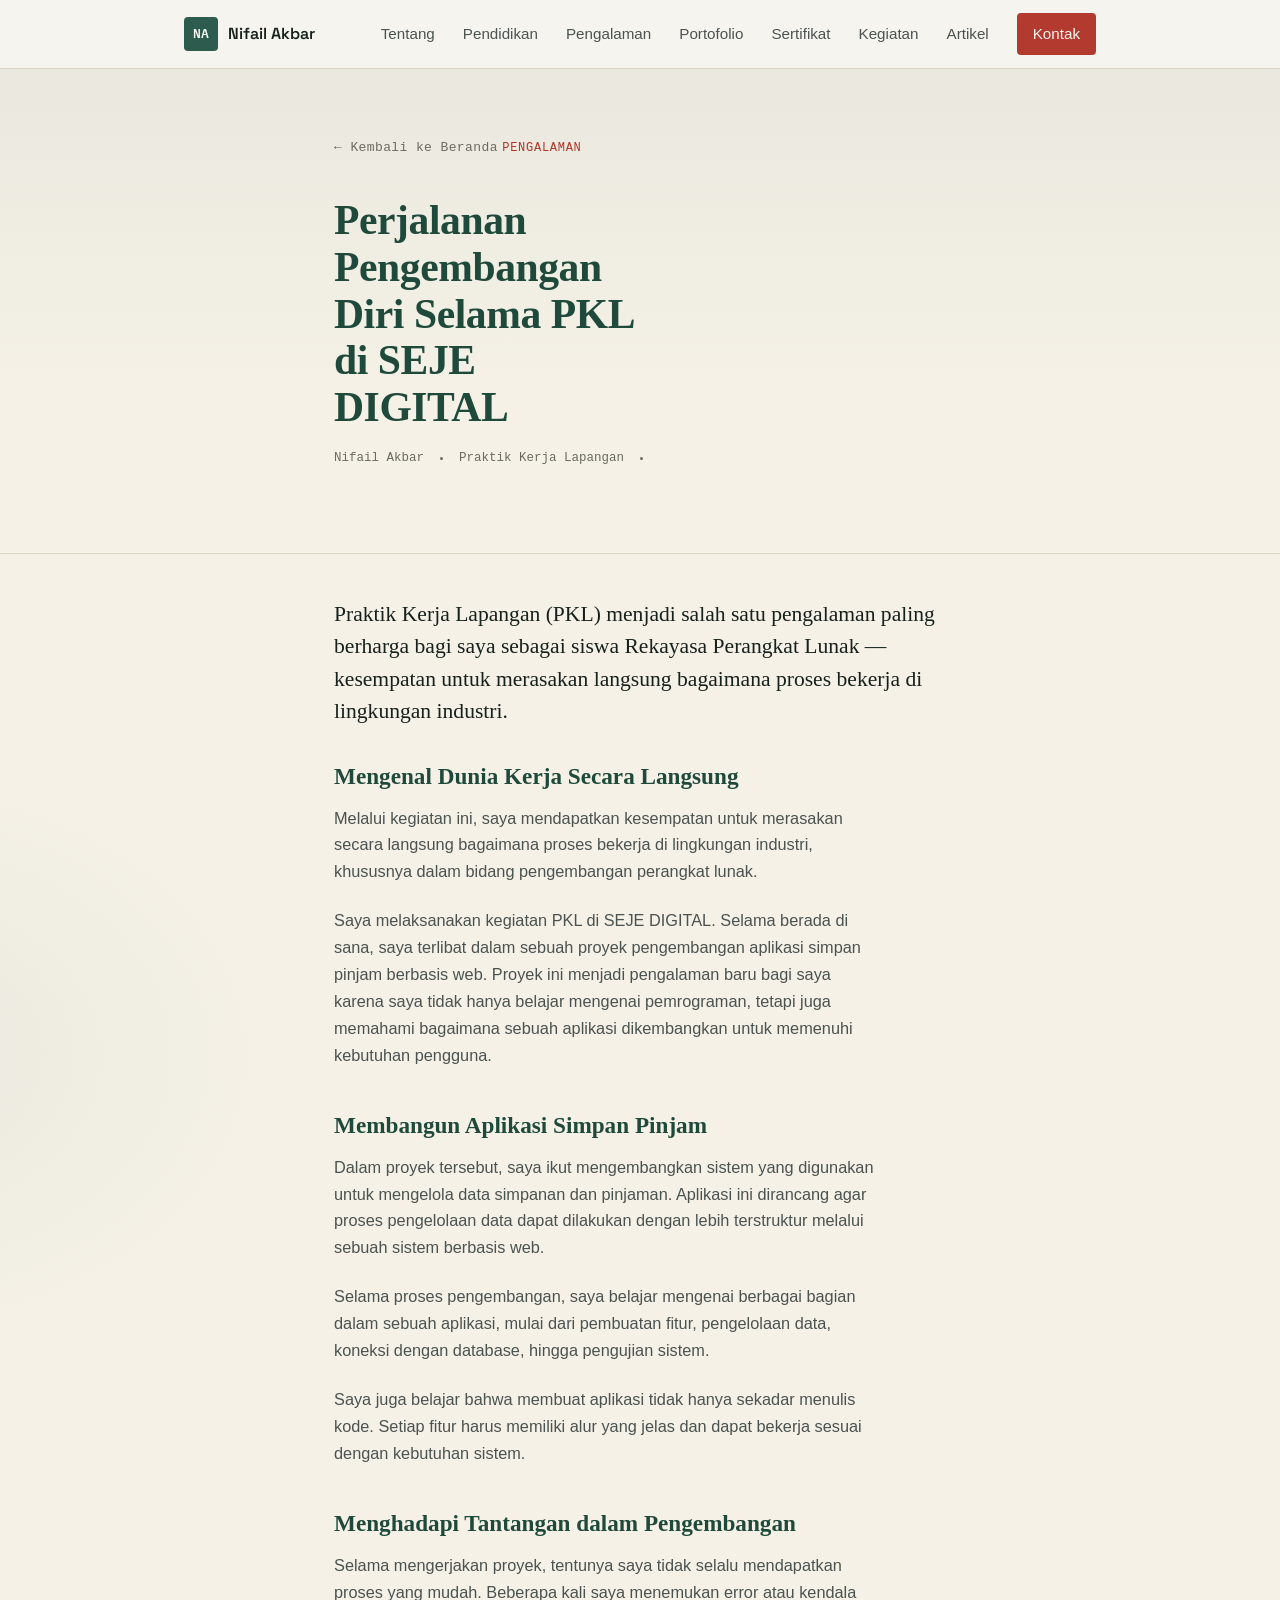
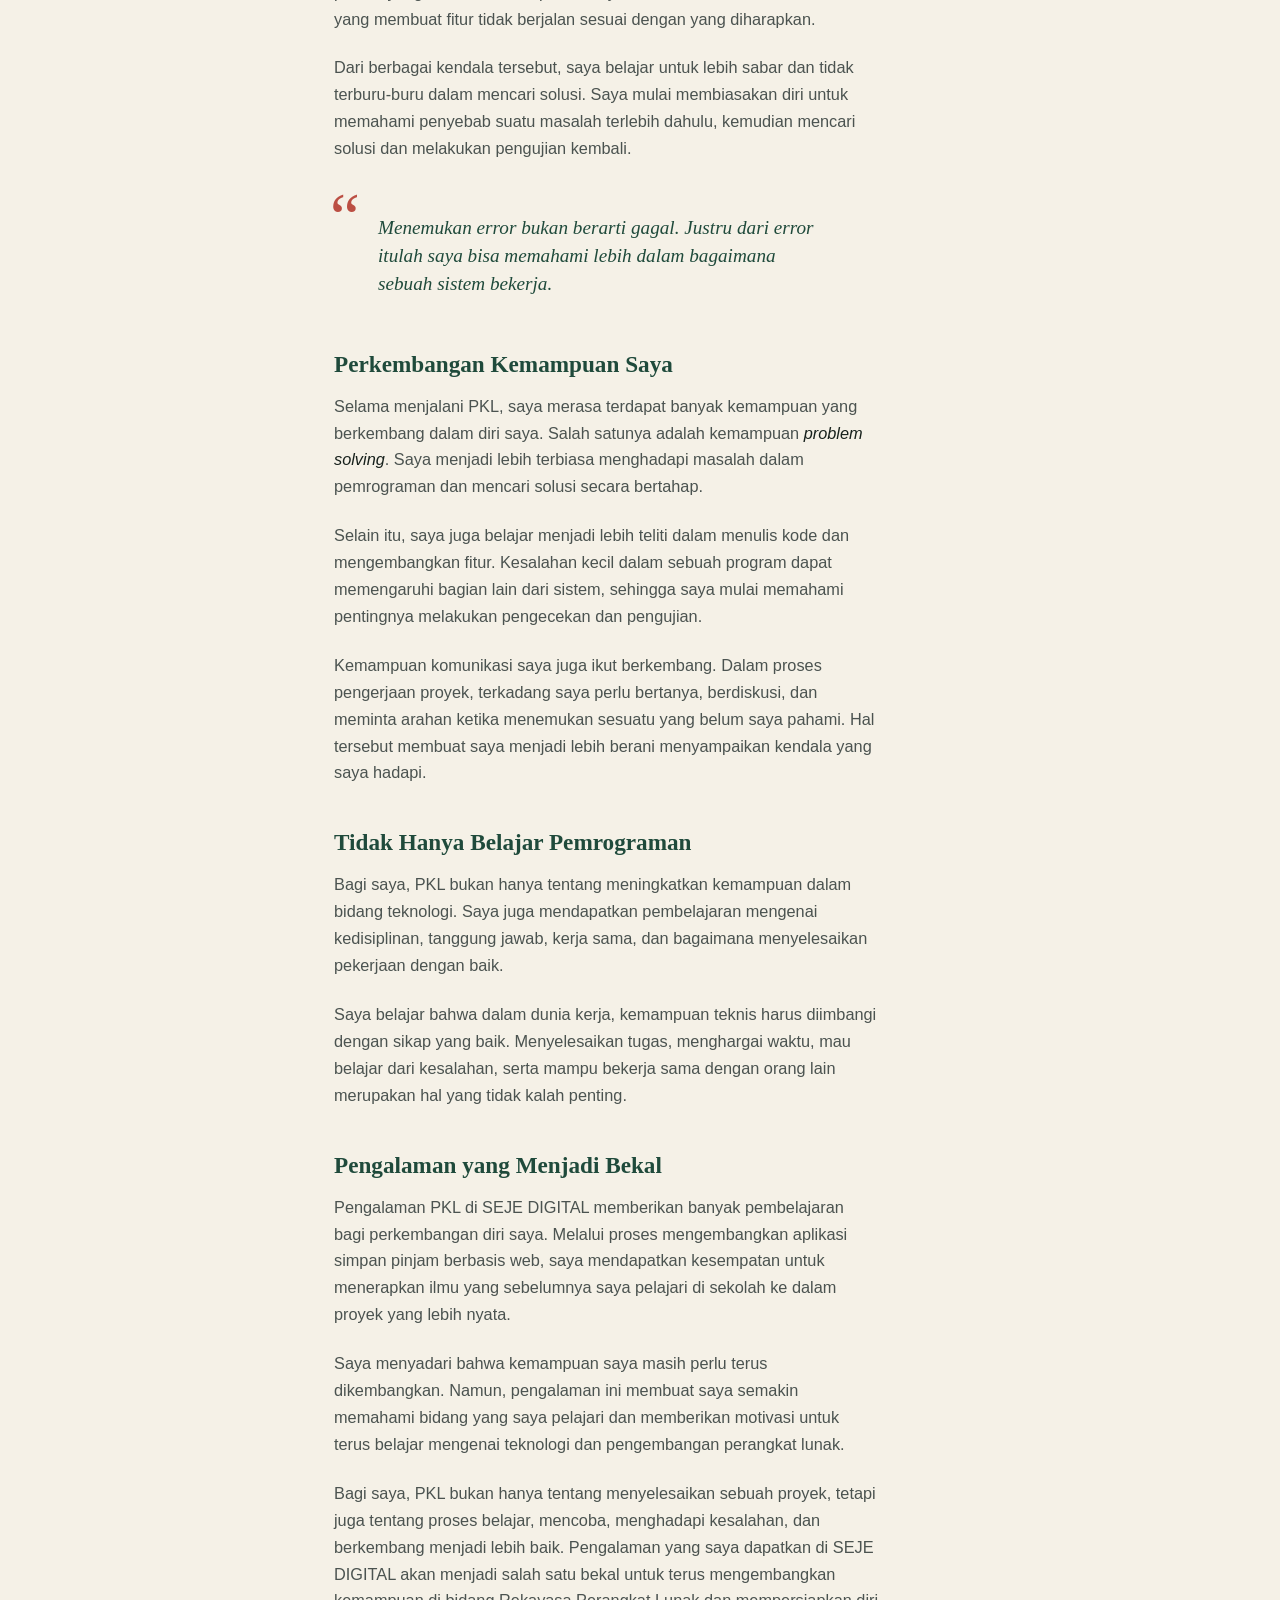
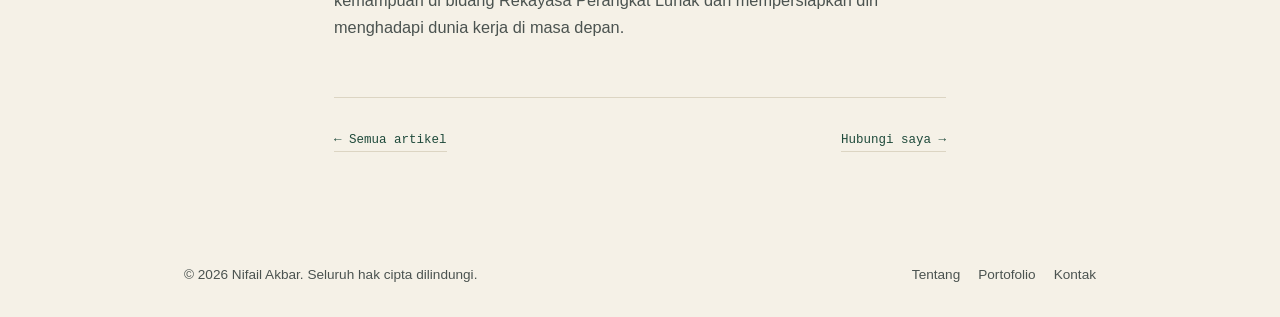
<file: artikel-1.html>
<!DOCTYPE html>
<html lang="id">
<head>
<meta charset="UTF-8">
<meta name="viewport" content="width=device-width, initial-scale=1.0">
<title>Perjalanan Pengembangan Diri Selama PKL — Nifail Akbar</title>
<meta name="description" content="Pengalaman Praktik Kerja Lapangan di SEJE DIGITAL: mengembangkan aplikasi simpan pinjam berbasis web dan pelajaran yang didapat.">
<link rel="preconnect" href="https://fonts.googleapis.com">
<link href="https://fonts.googleapis.com/css2?family=Space+Grotesk:wght@500;600;700&family=IBM+Plex+Sans:wght@400;500;600&family=IBM+Plex+Mono:wght@400;500&display=swap" rel="stylesheet">
<link rel="stylesheet" href="css/style.css">
</head>
<body>

<!-- ============ HEADER / NAVBAR (sama dengan halaman depan) ============ -->
<header class="site-header" id="top">
  <div class="wrap header-inner">
    <a href="index.html" class="brand">
      <span class="brand-mark" aria-hidden="true">NA</span>
      <span class="brand-name">Nifail Akbar</span>
    </a>
    <button class="nav-toggle" id="navToggle" aria-expanded="false" aria-controls="primaryNav" aria-label="Buka menu navigasi">
      <span></span><span></span><span></span>
    </button>
    <nav class="primary-nav" id="primaryNav">
      <a href="index.html#tentang">Tentang</a>
      <a href="index.html#pendidikan">Pendidikan</a>
      <a href="index.html#pengalaman">Pengalaman</a>
      <a href="index.html#portofolio">Portofolio</a>
      <a href="index.html#sertifikat">Sertifikat</a>
      <a href="index.html#kegiatan">Kegiatan</a>
      <a href="index.html#blog">Artikel</a>
      <a href="index.html#kontak" class="nav-cta">Kontak</a>
    </nav>
  </div>
</header>

<main>

  <!-- ============ JUDUL ARTIKEL ============ -->
  <section class="article-hero">
    <div class="article-wrap">
      <a href="index.html#blog" class="back-link">&larr; Kembali ke Beranda</a>
      <span class="mono-tag">Pengalaman</span>
      <h1>Perjalanan Pengembangan Diri Selama PKL di SEJE DIGITAL</h1>
      <div class="article-meta">
        <span>Nifail Akbar</span>
        <span class="dot" aria-hidden="true"></span>
        <span>Praktik Kerja Lapangan</span>
        <span class="dot" aria-hidden="true"></span>
      </div>
    </div>
  </section>

  <!-- ============ ISI ARTIKEL ============ -->
  <article class="article-wrap article-body">
    <div class="article-content">

      <p class="lead">
        Praktik Kerja Lapangan (PKL) menjadi salah satu pengalaman paling berharga bagi saya
        sebagai siswa Rekayasa Perangkat Lunak — kesempatan untuk merasakan langsung
        bagaimana proses bekerja di lingkungan industri.
      </p>

      <h2>Mengenal Dunia Kerja Secara Langsung</h2>
      <p>
        Melalui kegiatan ini, saya mendapatkan kesempatan untuk merasakan secara langsung
        bagaimana proses bekerja di lingkungan industri, khususnya dalam bidang pengembangan
        perangkat lunak.
      </p>
      <p>
        Saya melaksanakan kegiatan PKL di SEJE DIGITAL. Selama berada di sana, saya terlibat
        dalam sebuah proyek pengembangan aplikasi simpan pinjam berbasis web. Proyek ini menjadi
        pengalaman baru bagi saya karena saya tidak hanya belajar mengenai pemrograman, tetapi
        juga memahami bagaimana sebuah aplikasi dikembangkan untuk memenuhi kebutuhan pengguna.
      </p>

      <h2>Membangun Aplikasi Simpan Pinjam</h2>
      <p>
        Dalam proyek tersebut, saya ikut mengembangkan sistem yang digunakan untuk mengelola
        data simpanan dan pinjaman. Aplikasi ini dirancang agar proses pengelolaan data dapat
        dilakukan dengan lebih terstruktur melalui sebuah sistem berbasis web.
      </p>
      <p>
        Selama proses pengembangan, saya belajar mengenai berbagai bagian dalam sebuah aplikasi,
        mulai dari pembuatan fitur, pengelolaan data, koneksi dengan database, hingga pengujian
        sistem.
      </p>
      <p>
        Saya juga belajar bahwa membuat aplikasi tidak hanya sekadar menulis kode. Setiap fitur
        harus memiliki alur yang jelas dan dapat bekerja sesuai dengan kebutuhan sistem.
      </p>

      <h2>Menghadapi Tantangan dalam Pengembangan</h2>
      <p>
        Selama mengerjakan proyek, tentunya saya tidak selalu mendapatkan proses yang mudah.
        Beberapa kali saya menemukan error atau kendala yang membuat fitur tidak berjalan sesuai
        dengan yang diharapkan.
      </p>
      <p>
        Dari berbagai kendala tersebut, saya belajar untuk lebih sabar dan tidak terburu-buru
        dalam mencari solusi. Saya mulai membiasakan diri untuk memahami penyebab suatu masalah
        terlebih dahulu, kemudian mencari solusi dan melakukan pengujian kembali.
      </p>

      <blockquote class="article-quote">
        <p>Menemukan error bukan berarti gagal. Justru dari error itulah saya bisa memahami
        lebih dalam bagaimana sebuah sistem bekerja.</p>
      </blockquote>

      <h2>Perkembangan Kemampuan Saya</h2>
      <p>
        Selama menjalani PKL, saya merasa terdapat banyak kemampuan yang berkembang dalam diri
        saya. Salah satunya adalah kemampuan <em>problem solving</em>. Saya menjadi lebih
        terbiasa menghadapi masalah dalam pemrograman dan mencari solusi secara bertahap.
      </p>
      <p>
        Selain itu, saya juga belajar menjadi lebih teliti dalam menulis kode dan mengembangkan
        fitur. Kesalahan kecil dalam sebuah program dapat memengaruhi bagian lain dari sistem,
        sehingga saya mulai memahami pentingnya melakukan pengecekan dan pengujian.
      </p>
      <p>
        Kemampuan komunikasi saya juga ikut berkembang. Dalam proses pengerjaan proyek, terkadang
        saya perlu bertanya, berdiskusi, dan meminta arahan ketika menemukan sesuatu yang belum
        saya pahami. Hal tersebut membuat saya menjadi lebih berani menyampaikan kendala yang
        saya hadapi.
      </p>

      <h2>Tidak Hanya Belajar Pemrograman</h2>
      <p>
        Bagi saya, PKL bukan hanya tentang meningkatkan kemampuan dalam bidang teknologi. Saya
        juga mendapatkan pembelajaran mengenai kedisiplinan, tanggung jawab, kerja sama, dan
        bagaimana menyelesaikan pekerjaan dengan baik.
      </p>
      <p>
        Saya belajar bahwa dalam dunia kerja, kemampuan teknis harus diimbangi dengan sikap yang
        baik. Menyelesaikan tugas, menghargai waktu, mau belajar dari kesalahan, serta mampu
        bekerja sama dengan orang lain merupakan hal yang tidak kalah penting.
      </p>

      <h2>Pengalaman yang Menjadi Bekal</h2>
      <p>
        Pengalaman PKL di SEJE DIGITAL memberikan banyak pembelajaran bagi perkembangan diri
        saya. Melalui proses mengembangkan aplikasi simpan pinjam berbasis web, saya mendapatkan
        kesempatan untuk menerapkan ilmu yang sebelumnya saya pelajari di sekolah ke dalam proyek
        yang lebih nyata.
      </p>
      <p>
        Saya menyadari bahwa kemampuan saya masih perlu terus dikembangkan. Namun, pengalaman ini
        membuat saya semakin memahami bidang yang saya pelajari dan memberikan motivasi untuk
        terus belajar mengenai teknologi dan pengembangan perangkat lunak.
      </p>
      <p>
        Bagi saya, PKL bukan hanya tentang menyelesaikan sebuah proyek, tetapi juga tentang proses
        belajar, mencoba, menghadapi kesalahan, dan berkembang menjadi lebih baik. Pengalaman yang
        saya dapatkan di SEJE DIGITAL akan menjadi salah satu bekal untuk terus mengembangkan
        kemampuan di bidang Rekayasa Perangkat Lunak dan mempersiapkan diri menghadapi dunia kerja
        di masa depan.
      </p>

      <hr class="divider">

      <div class="article-footer">
        <a href="index.html#blog">&larr; Semua artikel</a>
        <a href="index.html#kontak">Hubungi saya &rarr;</a>
      </div>

    </div>
  </article>

</main>

<!-- ============ FOOTER (sama dengan halaman depan) ============ -->
<footer class="site-footer">
  <div class="wrap footer-inner">
    <p>&copy; <span id="year"></span> Nifail Akbar. Seluruh hak cipta dilindungi.</p>
    <nav class="footer-nav">
      <a href="index.html#tentang">Tentang</a>
      <a href="index.html#portofolio">Portofolio</a>
      <a href="index.html#kontak">Kontak</a>
    </nav>
  </div>
</footer>

<script src="js/script.js"></script>
</body>
</html>
</file>
<file: css/style.css>
/* =========================================================
   Raka Pratama — Portfolio
   Design concept: "workbench / blueprint" — a developer's
   clean working surface. Paper background, graphite ink,
   one structural pine-green accent, one warm brick-red
   accent reserved for calls to action.
   ========================================================= */

:root{
  --paper: #F6F5F0;
  --paper-alt: #EFEDE4;
  --ink: #1A1F1D;
  --ink-soft: #4B5350;
  --line: #D8D3C4;
  --pine: #2D5C4E;
  --pine-dark: #234A3E;
  --brick: #B33A2E;
  --brick-dark: #8F2C22;

  --font-display: 'Space Grotesk', 'Segoe UI', sans-serif;
  --font-body: 'IBM Plex Sans', 'Segoe UI', sans-serif;
  --font-mono: 'IBM Plex Mono', 'Courier New', monospace;

  --max: 960px;
}

*{ box-sizing: border-box; }
html{ scroll-behavior: smooth; }

body{
  margin: 0;
  background: var(--paper);
  color: var(--ink);
  font-family: var(--font-body);
  font-size: 16px;
  line-height: 1.6;
}

h1, h2, h3{
  font-family: var(--font-display);
  font-weight: 600;
  line-height: 1.15;
  margin: 0 0 .5em;
}

p{ margin: 0 0 1em; color: var(--ink-soft); }

a{ color: var(--pine); text-decoration: none; }
a:hover{ color: var(--pine-dark); }

.wrap{
  max-width: var(--max);
  margin: 0 auto;
  padding: 0 24px;
}

.mono-tag{
  font-family: var(--font-mono);
  font-size: .8rem;
  color: var(--pine);
  letter-spacing: .02em;
}
.mono-tag.small{ font-size: .72rem; color: var(--ink-soft); }

/* Focus visibility */
a:focus-visible, button:focus-visible, input:focus-visible{
  outline: 2px solid var(--brick);
  outline-offset: 2px;
}

/* ============ HEADER ============ */
.site-header{
  position: sticky;
  top: 0;
  z-index: 50;
  background: rgba(246,245,240,.92);
  backdrop-filter: blur(6px);
  border-bottom: 1px solid var(--line);
}
.header-inner{
  display: flex;
  align-items: center;
  justify-content: space-between;
  height: 68px;
}
.brand{
  display: flex;
  align-items: center;
  gap: 10px;
  font-family: var(--font-display);
  font-weight: 600;
  color: var(--ink);
}
.brand-mark{
  display: grid;
  place-items: center;
  width: 34px; height: 34px;
  background: var(--pine);
  color: var(--paper);
  font-family: var(--font-mono);
  font-size: .8rem;
  border-radius: 4px;
}
.primary-nav{
  display: flex;
  align-items: center;
  gap: 28px;
}
.primary-nav a{
  color: var(--ink-soft);
  font-size: .95rem;
}
.primary-nav a:hover{ color: var(--pine); }
.nav-cta{
  color: var(--paper) !important;
  background: var(--brick);
  padding: 8px 16px;
  border-radius: 4px;
}
.nav-cta:hover{ background: var(--brick-dark) !important; }

.nav-toggle{
  display: none;
  flex-direction: column;
  justify-content: center;
  gap: 5px;
  width: 36px; height: 36px;
  background: none;
  border: 1px solid var(--line);
  border-radius: 4px;
  cursor: pointer;
}
.nav-toggle span{
  display: block;
  height: 2px;
  background: var(--ink);
  margin: 0 7px;
}

/* ============ HERO ============ */
.hero{
  padding: 96px 0 72px;
  border-bottom: 1px solid var(--line);
  background:
    linear-gradient(180deg, rgba(45,92,78,.04), transparent 60%);
}
.hero h1{
  font-size: clamp(2.2rem, 5vw, 3.4rem);
  max-width: 14ch;
}
.hero-role{ color: var(--pine); }
.hero-tagline{
  max-width: 52ch;
  font-size: 1.08rem;
  margin-top: 1em;
}
.hero-actions{
  display: flex;
  gap: 14px;
  margin: 28px 0 40px;
}
.btn{
  display: inline-block;
  padding: 12px 22px;
  border-radius: 4px;
  font-weight: 500;
  font-size: .95rem;
  border: 1px solid transparent;
}
.btn-primary{
  background: var(--brick);
  color: var(--paper);
}
.btn-primary:hover{ background: var(--brick-dark); color: var(--paper); }
.btn-ghost{
  border-color: var(--line);
  color: var(--ink);
}
.btn-ghost:hover{ border-color: var(--pine); color: var(--pine); }

.hero-facts{
  display: flex;
  gap: 40px;
  flex-wrap: wrap;
  margin: 0;
  padding-top: 28px;
  border-top: 1px solid var(--line);
}
.hero-facts dt{
  font-family: var(--font-mono);
  font-size: .72rem;
  text-transform: lowercase;
  color: var(--ink-soft);
  margin-bottom: 4px;
}
.hero-facts dd{ margin: 0; font-weight: 500; }

/* ============ SECTIONS ============ */
.section{ padding: 72px 0; border-bottom: 1px solid var(--line); }
.section.alt{ background: var(--paper-alt); }

.section-split{
  display: grid;
  grid-template-columns: 220px 1fr;
  gap: 48px;
}
.section-head h2{ font-size: 1.6rem; }
.section-head p{ font-size: .92rem; }

.principle{
  margin: 1.4em 0 0;
  padding-left: 20px;
  border-left: 2px solid var(--pine);
  color: var(--ink);
  font-family: var(--font-display);
  font-size: 1.1rem;
  font-style: normal;
}

/* Profile grid */
.profile-grid{
  display: grid;
  grid-template-columns: 1fr 1fr;
  gap: 24px;
}
.label{
  display: block;
  font-family: var(--font-mono);
  font-size: .72rem;
  color: var(--pine);
  margin-bottom: 4px;
}
.profile-grid p{ margin: 0; color: var(--ink); font-weight: 500; }

/* Timeline */
.timeline{
  list-style: none;
  margin: 0; padding: 0;
}
.timeline li{
  position: relative;
  padding: 0 0 32px 28px;
  border-left: 1px solid var(--line);
}
.timeline li::before{
  content: '';
  position: absolute;
  left: -5px; top: 4px;
  width: 9px; height: 9px;
  border-radius: 50%;
  background: var(--pine);
}
.timeline li:last-child{ padding-bottom: 0; }
.timeline-year{
  font-family: var(--font-mono);
  font-size: .78rem;
  color: var(--ink-soft);
}
.timeline h3{ font-size: 1.05rem; margin: 4px 0 6px; }
.timeline p{ margin: 0; }

/* Skills */
.skill-group h3 {
  padding-left: 500px;
}
.skill-bars {
  list-style: none;
  padding: 0;
  margin-right: 500px;
  margin-left: 500px;

}
.skill-bars li {
  margin-bottom: 14px;
}
.skill-bar-label {
  display: flex;
  justify-content: space-between;
  font-size: 0.9rem;
  margin-bottom: 4px;
  padding-top: 50px;
}
.skill-bar-value {
  opacity: 0.7;
}
.skill-bar-track {
  width: 100%;
  height: 16px;
  background: #e5e7eb;
  border-radius: 4px;
  overflow: hidden;
  
}
.skill-bar-fill {
  height: 100%;
  background: linear-gradient(90deg, #4f46e5, #818cf8);
  border-radius: 4px;
  
}

.skill-group{
  padding-bottom: 200px;
  padding-top: 100px;

}

/* Di layar sempit, margin/padding 500px di atas lebih lebar dari layar itu
   sendiri sehingga kontennya hancur/terdorong keluar. Override di sini
   saja — tampilan di layar lebar (di atas 1100px) tetap sama persis
   seperti sebelumnya, tidak ada yang berubah. */
@media (max-width: 1100px){
  .skill-group h3{
    padding-left: 24px;
  }
  .skill-bars{
    margin-left: 24px;
    margin-right: 24px;
  }
}
@media (max-width: 480px){
  .skill-group{
    padding-top: 48px;
    padding-bottom: 48px;
  }
  .skill-bar-label{
    padding-top: 24px;
  }
}

.blog-item p {
  display: -webkit-box;
  -webkit-line-clamp: 3;   /* potong di baris ke-3 */
  -webkit-box-orient: vertical;
  overflow: hidden;
  margin-bottom: .5rem;
}

.read-more {
  font-size: .9rem;
  font-weight: 600;
  text-decoration: none;
}
.read-more:hover { text-decoration: underline; }
/* Work / portfolio */
.work-grid{
  display: grid;
  grid-template-columns: 1fr 1fr;
  gap: 24px;
}
.work-card{
  background: var(--paper);
  border: 1px solid var(--line);
  border-radius: 6px;
  padding: 18px;
}
.section.alt .work-card{ background: var(--paper); }
.work-thumb{
  border-radius: 4px;
  overflow: hidden;
  margin-bottom: 16px;
  border: 1px solid var(--line);
}
.work-thumb svg{ display: block; width: 100%; height: auto; }
.work-card h3{ font-size: 1.05rem; }
.work-link{ font-family: var(--font-mono); font-size: .82rem; font-weight: 500; }

/* Certificates */
.cert-list{ list-style: none; margin: 0; padding: 0; }
.cert-list li{
  display: flex; justify-content: space-between; align-items: baseline;
  gap: 16px;
  padding: 16px 0;
  border-bottom: 1px solid var(--line);
}
.cert-list li:last-child{ border-bottom: none; }
.cert-list h3{ font-size: 1rem; margin: 0; }

/* Activities */

.activity-photo {
  width: 100%;
  aspect-ratio: 4 / 3;
  overflow: hidden;
  border-radius: 8px;
  margin-bottom: 12px;
  background: #eee;
}

.activity-photo img {
  width: 100%;
  height: 100%;
  object-fit: cover;
  display: block;
}

.activity-grid{
  display: grid;
  grid-template-columns: repeat(3, 1fr);
  gap: 20px;
}
.activity-card{
  padding: 20px;
  background: var(--paper);
  border: 1px solid var(--line);
  border-radius: 6px;
}
.activity-card p{ margin: 8px 0 0; }

/* Blog */
.blog-item h3 a {
  color: inherit;
  text-decoration: none;
}

.blog-item h3 a:hover {
  color: var(--accent, #0066ff);
  text-decoration: underline;
}
.blog-list{ display: grid; gap: 24px; }
.blog-item h3{ font-size: 1.05rem; margin: 8px 0 6px; }

/* Contact */
.contact-list{ list-style: none; margin: 0; padding: 0; display: grid; gap: 16px; max-width: 420px; }
.contact-list li{ display: flex; justify-content: space-between; border-bottom: 1px solid var(--line); padding-bottom: 12px; }
.contact-list a, .contact-list span:last-child{ font-weight: 500; color: var(--ink); }

/* ============ FOOTER ============ */
.site-footer{ padding: 32px 0; }
.footer-inner{
  display: flex; align-items: center; justify-content: space-between; gap: 16px; flex-wrap: wrap;
}
.footer-inner p{ margin: 0; font-size: .85rem; }
.footer-nav{ display: flex; gap: 18px; }
.footer-nav a{ font-size: .85rem; color: var(--ink-soft); }
.footer-social{ display: flex; gap: 10px; }
.footer-social a{
  display: grid; place-items: center;
  width: 30px; height: 30px;
  border: 1px solid var(--line);
  border-radius: 50%;
  font-family: var(--font-mono);
  font-size: .7rem;
  color: var(--ink-soft);
}

/* ============ RESPONSIVE ============ */
@media (max-width: 760px){
  .primary-nav{
    position: absolute;
    top: 68px; left: 0; right: 0;
    background: var(--paper);
    border-bottom: 1px solid var(--line);
    flex-direction: column;
    align-items: flex-start;
    padding: 16px 24px 24px;
    gap: 16px;
    display: none;
  }
  .primary-nav.open{ display: flex; }
  .nav-toggle{ display: flex; }
  .section-split{ grid-template-columns: 1fr; gap: 16px; }
  .profile-grid{ grid-template-columns: 1fr; }
  .work-grid{ grid-template-columns: 1fr; }
  .activity-grid{ grid-template-columns: 1fr; }
  .hero{ padding: 72px 0 48px; }
}

@media (prefers-reduced-motion: reduce){
  html{ scroll-behavior: auto; }
  *{ transition: none !important; animation: none !important; }
}

@import url('https://fonts.googleapis.com/css2?family=Fraunces:ital,opsz,wght@0,9..144,500;0,9..144,600;1,9..144,500&family=Inter:wght@400;500;600&display=swap');

:root {
  --cream: #f5f1e7;
  --cream-alt: #ede6d6;
  --ink: #17211c;
  --green: #1f4a3b;
  --red: #b23327;
  --mono-gray: #6b6b60;
  --line: #dcd5c3;
}

* { box-sizing: border-box; }

body {
  margin: 0;
  background: var(--cream);
  background-image:
    radial-gradient(ellipse 800px 500px at 85% -10%, rgba(178,51,39,0.06), transparent 60%),
    radial-gradient(ellipse 700px 500px at -10% 30%, rgba(31,74,59,0.05), transparent 60%);
  color: var(--ink);
  font-family: "Inter", -apple-system, BlinkMacSystemFont, "Segoe UI", Arial, sans-serif;
  line-height: 1.65;
  -webkit-font-smoothing: antialiased;
}

.article-wrap {
  max-width: 660px;
  margin: 0 auto;
  padding: 72px 24px 100px;
}

.back-link {
  display: inline-block;
  font-family: ui-monospace, "JetBrains Mono", "SFMono-Regular", Menlo, monospace;
  font-size: 13px;
  letter-spacing: 0.03em;
  color: var(--mono-gray);
  text-decoration: none;
  margin-bottom: 56px;
  padding-bottom: 2px;
  border-bottom: 1px solid transparent;
  transition: border-color 0.15s ease, color 0.15s ease;
}

.back-link:hover {
  color: var(--green);
  border-bottom-color: var(--green);
}

.mono-tag {
  display: inline-block;
  font-family: ui-monospace, "JetBrains Mono", "SFMono-Regular", Menlo, monospace;
  font-size: 12px;
  letter-spacing: 0.06em;
  text-transform: uppercase;
  color: var(--red);
  margin-bottom: 18px;
}

.article-wrap h1 {
  font-family: "Fraunces", Georgia, serif;
  font-optical-sizing: auto;
  font-weight: 600;
  font-size: 2.6rem;
  color: var(--green);
  line-height: 1.12;
  letter-spacing: -0.01em;
  margin: 0 0 18px;
  max-width: 15ch;
}

.article-meta {
  display: flex;
  gap: 16px;
  align-items: center;
  font-family: ui-monospace, "JetBrains Mono", "SFMono-Regular", Menlo, monospace;
  font-size: 12.5px;
  color: var(--mono-gray);
  margin-bottom: 44px;
}

.article-meta .dot {
  width: 3px;
  height: 3px;
  border-radius: 50%;
  background: var(--mono-gray);
  display: inline-block;
}

.article-cover {
  position: relative;
  width: 100%;
  aspect-ratio: 16 / 10;
  border-radius: 3px;
  overflow: hidden;
  background: var(--cream-alt);
  border: 1px solid var(--line);
  box-shadow: 6px 6px 0 rgba(31,74,59,0.08);
}

.article-cover::before {
  content: "";
  position: absolute;
  top: 0;
  left: 24px;
  width: 3px;
  height: 34px;
  background: var(--red);
  z-index: 2;
}

.article-cover img {
  width: 100%;
  height: 100%;
  object-fit: cover;
  display: block;
}

.article-caption {
  font-family: ui-monospace, "JetBrains Mono", "SFMono-Regular", Menlo, monospace;
  font-size: 12px;
  color: var(--mono-gray);
  margin: 12px 0 44px;
}

.article-content p {
  font-size: 1.02rem;
  max-width: 60ch;
  margin: 0 0 22px;
}

.article-content p.lead {
  font-family: "Fraunces", Georgia, serif;
  font-size: 1.35rem;
  font-weight: 500;
  line-height: 1.5;
  color: var(--ink);
  margin-bottom: 28px;
}

.article-quote {
  position: relative;
  margin: 44px 0;
  padding: 8px 0 8px 44px;
  max-width: 56ch;
}

.article-quote::before {
  content: "\201C";
  position: absolute;
  left: -4px;
  top: -22px;
  font-family: "Fraunces", Georgia, serif;
  font-size: 4.2rem;
  font-weight: 500;
  color: var(--red);
  opacity: 0.85;
  line-height: 1;
}

.article-quote p {
  font-family: "Fraunces", Georgia, serif;
  font-style: italic;
  font-size: 1.2rem;
  font-weight: 500;
  color: var(--green);
  margin: 0;
  line-height: 1.45;
}

hr.divider {
  border: none;
  border-top: 1px solid var(--line);
  margin: 56px 0 32px;
}

.article-footer {
  display: flex;
  justify-content: space-between;
  align-items: center;
  font-family: ui-monospace, "JetBrains Mono", "SFMono-Regular", Menlo, monospace;
  font-size: 12.5px;
  color: var(--mono-gray);
}

.article-footer a {
  color: var(--green);
  text-decoration: none;
  border-bottom: 1px solid var(--line);
  transition: border-color 0.15s ease;
}

.article-footer a:hover {
  border-bottom-color: var(--green);
}

@media (max-width: 560px) {
  .article-wrap { padding: 44px 18px 72px; }
  .article-wrap h1 { font-size: 2rem; }
  .article-content p.lead { font-size: 1.15rem; }
  .article-quote::before { font-size: 3.4rem; top: -18px; }
}

.hero-inner {
  display: flex;
  align-items: center;
  justify-content: space-between;
  gap: 60px;
}

.hero-content {
  flex: 1;
}

.hero-image {
  flex: 0 0 350px;
  display: flex;
  justify-content: center;
}

.hero-image img {
  width: 300px;
  height: 400px;
  object-fit: cover;
  border-radius: 20px;
}

@media (max-width: 800px) {
  .hero-inner {
    flex-direction: column;
    text-align: center;
  }

  .hero-image {
    order: -1;
    flex: none;
  }

  .hero-image img {
    width: 250px;
    height: 300px;
  }
}

.cert-title {
  cursor: pointer;
  transition: color 0.2s ease;
}

.cert-title:hover {
  color: var(--accent, #0066ff);
  text-decoration: underline;
}

.cert-modal {
  display: none;
  position: fixed;
  inset: 0;
  background: rgba(0, 0, 0, 0.85);
  z-index: 1000;
  align-items: center;
  justify-content: center;
  padding: 20px;
}

.cert-modal.active {
  display: flex;
}

.cert-modal-content {
  position: relative;
  max-width: 90vw;
  max-height: 90vh;
}

.cert-modal-content img {
  max-width: 100%;
  max-height: 90vh;
  display: block;
  border-radius: 8px;
  box-shadow: 0 10px 40px rgba(0,0,0,0.5);
}

.cert-modal-close {
  position: absolute;
  top: -40px;
  right: 0;
  color: #fff;
  font-size: 32px;
  cursor: pointer;
  line-height: 1;
}
/* =========================================================
   HALAMAN ARTIKEL (artikel-1.html)
   Menyamakan tampilan artikel dengan halaman depan.
   ========================================================= */

.article-hero{
  padding-top: 8px;
  background: linear-gradient(180deg, rgba(31,74,59,.05), transparent 70%);
  border-bottom: 1px solid var(--line);
}
.article-hero .article-wrap{
  padding-top: 56px;
  padding-bottom: 40px;
}
.article-hero .back-link{ margin-bottom: 36px; }

.article-body{
  padding-top: 44px;
  padding-bottom: 80px;
}

.article-content h2{
  font-family: "Fraunces", Georgia, serif;
  font-weight: 600;
  font-size: 1.45rem;
  color: var(--green);
  line-height: 1.25;
  margin: 42px 0 14px;
}
.article-content h2:first-of-type{ margin-top: 34px; }

.article-content em{ color: var(--ink); font-style: italic; }

.article-body .article-footer{ margin-top: 8px; }

@media (max-width: 560px){
  .article-hero .article-wrap{ padding-top: 32px; padding-bottom: 28px; }
  .article-body{ padding-top: 28px; }
  .article-content h2{ font-size: 1.22rem; margin-top: 32px; }
}
</file>
